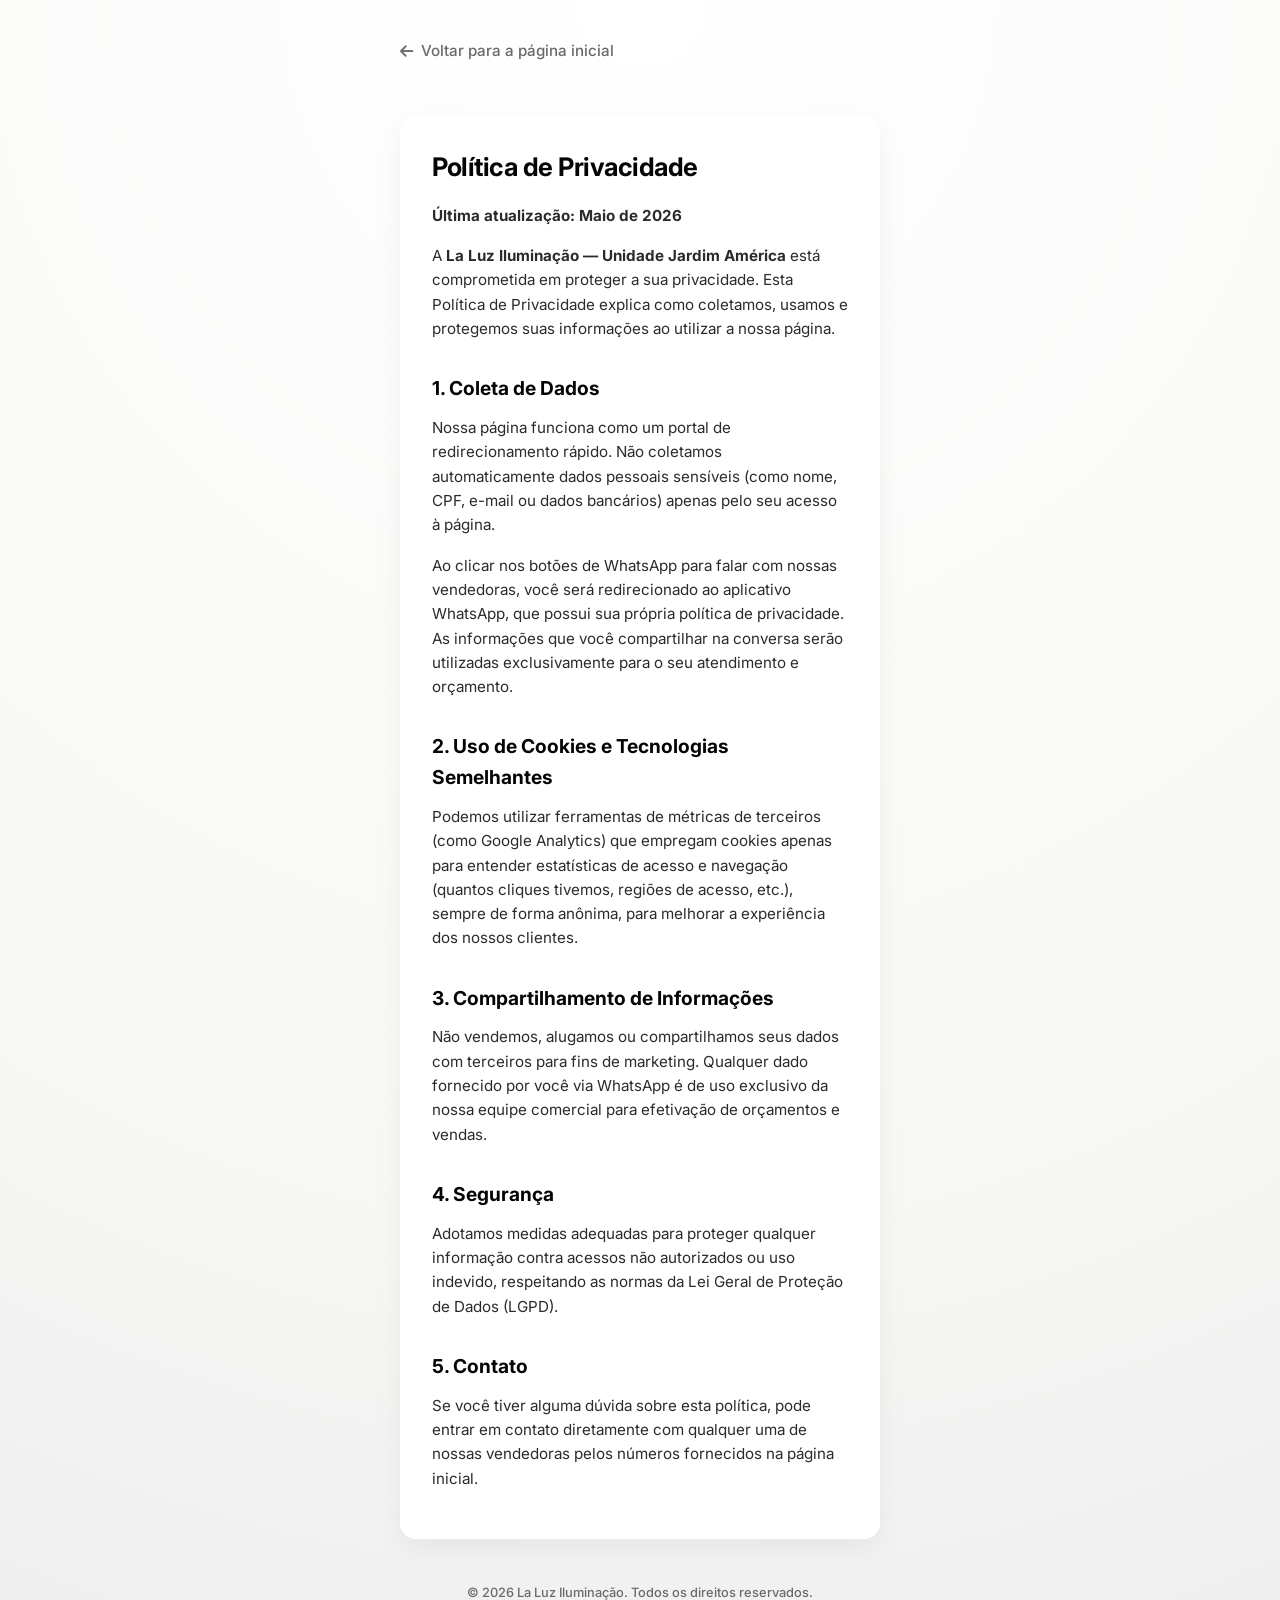
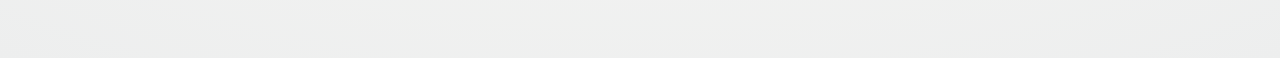
<file: privacidade.html>
﻿<!DOCTYPE html>
<html lang="pt-BR">
<head>
    <meta charset="UTF-8">
    <meta name="viewport" content="width=device-width, initial-scale=1.0">
    <title>Política de Privacidade | La Luz Iluminação</title>
    
    <!-- Google Fonts -->
    <link rel="preconnect" href="https://fonts.googleapis.com">
    <link rel="preconnect" href="https://fonts.gstatic.com" crossorigin>
    <link href="https://fonts.googleapis.com/css2?family=Inter:wght@300;400;500;600;700&display=swap" rel="stylesheet">
    
    <!-- FontAwesome Icons -->
    <link rel="stylesheet" href="https://cdnjs.cloudflare.com/ajax/libs/font-awesome/6.4.0/css/all.min.css">
    
    <link rel="stylesheet" href="style.css">
    <link rel="icon" type="image/x-icon" href="https://i.ibb.co/q3LNk8pt/La-luz-fundo-transparente-2.webp">
</head>
<body>

    <main class="container">
        
        <a href="./" class="back-btn"><i class="fas fa-arrow-left"></i> Voltar para a página inicial</a>

        <div class="legal-content">
            <h1>Política de Privacidade</h1>
            <p><strong>Última atualização: Maio de 2026</strong></p>

            <p>A <strong>La Luz Iluminação — Unidade Jardim América</strong> está comprometida em proteger a sua privacidade. Esta Política de Privacidade explica como coletamos, usamos e protegemos suas informações ao utilizar a nossa página.</p>

            <h2>1. Coleta de Dados</h2>
            <p>Nossa página funciona como um portal de redirecionamento rápido. Não coletamos automaticamente dados pessoais sensíveis (como nome, CPF, e-mail ou dados bancários) apenas pelo seu acesso à página.</p>
            <p>Ao clicar nos botões de WhatsApp para falar com nossas vendedoras, você será redirecionado ao aplicativo WhatsApp, que possui sua própria política de privacidade. As informações que você compartilhar na conversa serão utilizadas exclusivamente para o seu atendimento e orçamento.</p>

            <h2>2. Uso de Cookies e Tecnologias Semelhantes</h2>
            <p>Podemos utilizar ferramentas de métricas de terceiros (como Google Analytics) que empregam cookies apenas para entender estatísticas de acesso e navegação (quantos cliques tivemos, regiões de acesso, etc.), sempre de forma anônima, para melhorar a experiência dos nossos clientes.</p>

            <h2>3. Compartilhamento de Informações</h2>
            <p>Não vendemos, alugamos ou compartilhamos seus dados com terceiros para fins de marketing. Qualquer dado fornecido por você via WhatsApp é de uso exclusivo da nossa equipe comercial para efetivação de orçamentos e vendas.</p>

            <h2>4. Segurança</h2>
            <p>Adotamos medidas adequadas para proteger qualquer informação contra acessos não autorizados ou uso indevido, respeitando as normas da Lei Geral de Proteção de Dados (LGPD).</p>

            <h2>5. Contato</h2>
            <p>Se você tiver alguma dúvida sobre esta política, pode entrar em contato diretamente com qualquer uma de nossas vendedoras pelos números fornecidos na página inicial.</p>
        </div>

        <footer class="footer">
            &copy; 2026 La Luz Iluminação. Todos os direitos reservados.
        </footer>

    </main>

</body>
</html>
</file>
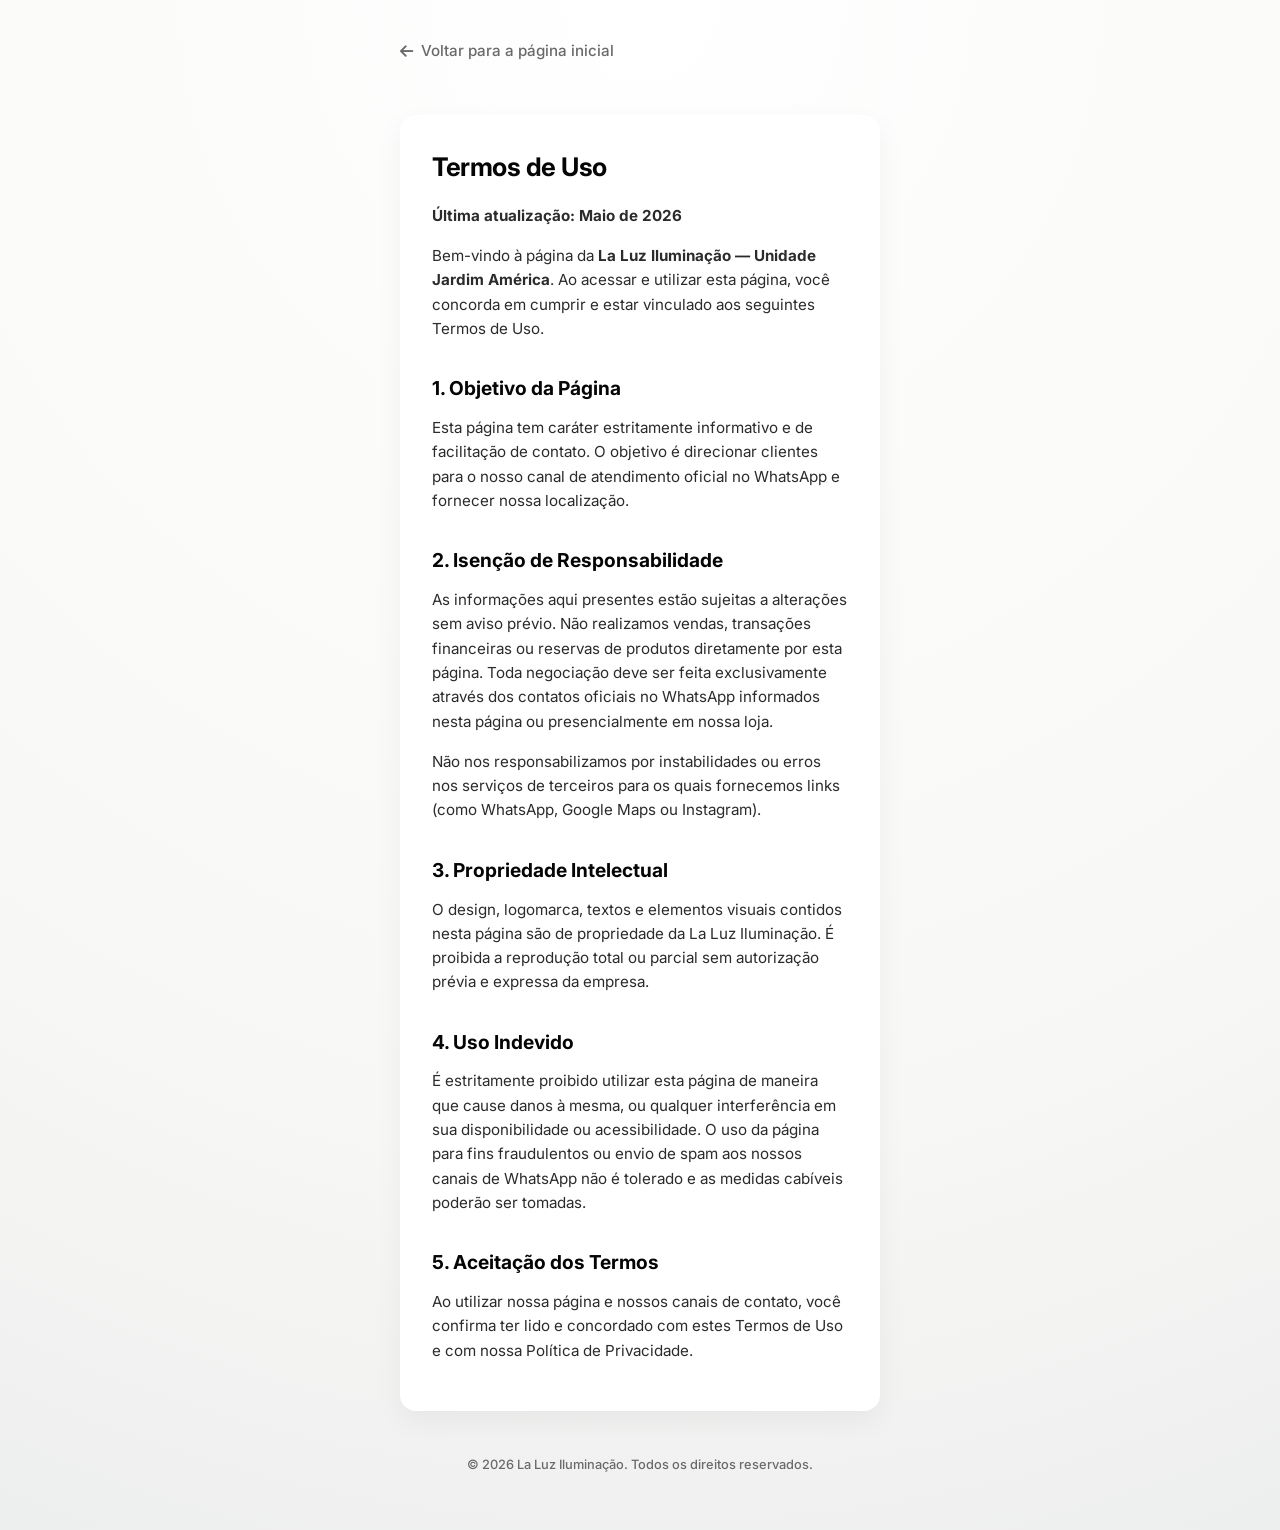
<file: termos.html>
﻿<!DOCTYPE html>
<html lang="pt-BR">
<head>
    <meta charset="UTF-8">
    <meta name="viewport" content="width=device-width, initial-scale=1.0">
    <title>Termos de Uso | La Luz Iluminação</title>
    
    <!-- Google Fonts -->
    <link rel="preconnect" href="https://fonts.googleapis.com">
    <link rel="preconnect" href="https://fonts.gstatic.com" crossorigin>
    <link href="https://fonts.googleapis.com/css2?family=Inter:wght@300;400;500;600;700&display=swap" rel="stylesheet">
    
    <!-- FontAwesome Icons -->
    <link rel="stylesheet" href="https://cdnjs.cloudflare.com/ajax/libs/font-awesome/6.4.0/css/all.min.css">
    
    <link rel="stylesheet" href="style.css">
    <link rel="icon" type="image/x-icon" href="https://i.ibb.co/q3LNk8pt/La-luz-fundo-transparente-2.webp">
</head>
<body>

    <main class="container">
        
        <a href="./" class="back-btn"><i class="fas fa-arrow-left"></i> Voltar para a página inicial</a>

        <div class="legal-content">
            <h1>Termos de Uso</h1>
            <p><strong>Última atualização: Maio de 2026</strong></p>

            <p>Bem-vindo à página da <strong>La Luz Iluminação — Unidade Jardim América</strong>. Ao acessar e utilizar esta página, você concorda em cumprir e estar vinculado aos seguintes Termos de Uso.</p>

            <h2>1. Objetivo da Página</h2>
            <p>Esta página tem caráter estritamente informativo e de facilitação de contato. O objetivo é direcionar clientes para o nosso canal de atendimento oficial no WhatsApp e fornecer nossa localização.</p>

            <h2>2. Isenção de Responsabilidade</h2>
            <p>As informações aqui presentes estão sujeitas a alterações sem aviso prévio. Não realizamos vendas, transações financeiras ou reservas de produtos diretamente por esta página. Toda negociação deve ser feita exclusivamente através dos contatos oficiais no WhatsApp informados nesta página ou presencialmente em nossa loja.</p>
            <p>Não nos responsabilizamos por instabilidades ou erros nos serviços de terceiros para os quais fornecemos links (como WhatsApp, Google Maps ou Instagram).</p>

            <h2>3. Propriedade Intelectual</h2>
            <p>O design, logomarca, textos e elementos visuais contidos nesta página são de propriedade da La Luz Iluminação. É proibida a reprodução total ou parcial sem autorização prévia e expressa da empresa.</p>

            <h2>4. Uso Indevido</h2>
            <p>É estritamente proibido utilizar esta página de maneira que cause danos à mesma, ou qualquer interferência em sua disponibilidade ou acessibilidade. O uso da página para fins fraudulentos ou envio de spam aos nossos canais de WhatsApp não é tolerado e as medidas cabíveis poderão ser tomadas.</p>

            <h2>5. Aceitação dos Termos</h2>
            <p>Ao utilizar nossa página e nossos canais de contato, você confirma ter lido e concordado com estes Termos de Uso e com nossa Política de Privacidade.</p>
        </div>

        <footer class="footer">
            &copy; 2026 La Luz Iluminação. Todos os direitos reservados.
        </footer>

    </main>

</body>
</html>
</file>
<file: style.css>
:root {
  --black: #050505;
  --dark-graphite: #2B2B2B;
  --mid-gray: #6A6A6A;
  --silver-gray: #DADADB;
  --light-gray: #EDEEEE;
  --white: #FFFFFF;
  --yellow-light: #F2C525;
  --whatsapp-green: #25D366;
  --whatsapp-dark: #128C7E;
  --bg-color: #F7F7F5;
}

* {
  margin: 0;
  padding: 0;
  box-sizing: border-box;
}

body {
  font-family: 'Inter', sans-serif;
  background-color: var(--bg-color);
  background: radial-gradient(circle at top center, #FFFFFF 0%, var(--bg-color) 70%, var(--light-gray) 100%);
  color: var(--black);
  min-height: 100vh;
  display: flex;
  justify-content: center;
  align-items: flex-start;
  padding: 2.5rem 1.5rem;
  line-height: 1.5;
  -webkit-font-smoothing: antialiased;
}

.container {
  width: 100%;
  max-width: 480px; /* Entre 430px e 520px */
  display: flex;
  flex-direction: column;
  gap: 1.75rem;
}

/* 1. TOPO */
.header {
  text-align: center;
  display: flex;
  flex-direction: column;
  align-items: center;
  margin-bottom: 0.5rem;
}

.logo-container {
  width: 145px;
  height: 145px;
  background: linear-gradient(135deg, var(--white) 0%, var(--light-gray) 50%, var(--silver-gray) 100%);
  border-radius: 50%;
  display: flex;
  justify-content: center;
  align-items: center;
  margin-bottom: 1.5rem;
  box-shadow: 0 12px 35px rgba(242, 197, 37, 0.35), inset 0 0 0 2px rgba(255, 255, 255, 0.8);
  padding: 1.25rem;
  animation: float 6s ease-in-out infinite;
}

.logo {
  width: 100%;
  height: auto;
  object-fit: contain;
}

.title {
  font-size: 1.6rem;
  font-weight: 700;
  color: var(--black);
  margin-bottom: 0.25rem;
  letter-spacing: -0.5px;
}

.subtitle {
  font-size: 1rem;
  font-weight: 500;
  color: var(--dark-graphite);
  margin-bottom: 1.2rem;
}

.support-text {
  font-size: 0.875rem;
  color: var(--mid-gray);
  display: flex;
  flex-direction: column;
  gap: 0.4rem;
}

/* 2. BLOCO DE CHAMADA */
.call-to-action {
  background-color: var(--white);
  border: 1px solid var(--silver-gray);
  border-left: 4px solid var(--yellow-light);
  border-radius: 14px;
  padding: 1.25rem 1.5rem;
  text-align: center;
  box-shadow: 0 6px 16px rgba(5, 5, 5, 0.04);
  font-weight: 500;
  color: var(--dark-graphite);
  font-size: 0.95rem;
  animation: fadeIn 0.8s ease-out;
}

/* 3. & 4. BOTÕES */
.links-group {
  display: flex;
  flex-direction: column;
  gap: 0.85rem;
}

.btn {
  display: flex;
  align-items: center;
  justify-content: space-between;
  width: 100%;
  padding: 1.15rem 1.4rem;
  border-radius: 14px;
  text-decoration: none;
  transition: all 0.3s ease;
  position: relative;
  overflow: hidden;
}

.btn:active {
  transform: scale(0.98);
}

.btn:hover {
  transform: translateY(-3px);
  box-shadow: 0 8px 20px rgba(5, 5, 5, 0.08);
}

.btn-content {
  display: flex;
  flex-direction: column;
  align-items: flex-start;
  gap: 0.2rem;
  flex-grow: 1;
}

.btn-title {
  font-weight: 600;
  font-size: 1.05rem;
}

.btn-subtitle {
  font-size: 0.75rem;
  color: rgba(255, 255, 255, 0.8);
  font-weight: 400;
}

.btn-icon {
  display: flex;
  align-items: center;
  justify-content: center;
  color: var(--yellow-light);
  font-size: 1.4rem;
  margin-left: 1rem;
  transition: transform 0.3s ease;
}

.btn:hover .btn-icon {
  transform: scale(1.1);
}

/* Primary Buttons (WhatsApp) */
.btn-primary {
  background-color: var(--white);
  color: var(--dark-graphite);
  border: 1px solid var(--silver-gray);
  border-left: 4px solid var(--yellow-light);
  box-shadow: 0 4px 12px rgba(5, 5, 5, 0.03);
}

.btn-primary:hover {
  background-color: #FAFAFA;
  box-shadow: 0 8px 20px rgba(5, 5, 5, 0.06);
  border-color: var(--silver-gray);
  border-left-color: var(--yellow-light);
}

.btn-primary .btn-icon {
  color: var(--whatsapp-green);
}

.btn-primary .btn-subtitle {
  color: var(--mid-gray);
}

/* Secondary Buttons */
.btn-secondary {
  background-color: var(--white);
  color: var(--black);
  border: 1px solid var(--silver-gray);
  box-shadow: 0 4px 12px rgba(5, 5, 5, 0.04);
}

.btn-secondary:hover {
  border-color: var(--yellow-light);
  background-color: #FAFAFA;
}

.btn-secondary .btn-subtitle {
  color: var(--mid-gray);
}

/* 5. CARD DE ENDEREÇO */
.address-card {
  background-color: var(--white);
  border-radius: 16px;
  padding: 1.75rem;
  text-align: center;
  box-shadow: 0 10px 28px rgba(5, 5, 5, 0.05);
  margin-top: 1rem;
  border-top: 4px solid var(--yellow-light);
}

.address-icon {
  color: var(--yellow-light);
  font-size: 1.6rem;
  margin-bottom: 1rem;
}

.address-text {
  font-size: 0.95rem;
  color: var(--dark-graphite);
  font-weight: 500;
  margin-bottom: 1.25rem;
  line-height: 1.6;
}

.address-support {
  font-size: 0.85rem;
  color: var(--mid-gray);
  line-height: 1.5;
}

/* 6. RODAPÉ */
.footer {
  text-align: center;
  margin-top: 1rem;
  padding-bottom: 1rem;
  font-size: 0.8rem;
  color: var(--mid-gray);
  font-weight: 500;
}

.footer-link {
  color: var(--mid-gray);
  text-decoration: none;
  transition: color 0.3s ease;
}

.footer-link:hover {
  color: var(--dark-graphite);
  text-decoration: underline;
}

/* Animações */
@keyframes fadeIn {
  from {
    opacity: 0;
    transform: translateY(15px);
  }
  to {
    opacity: 1;
    transform: translateY(0);
  }
}

@keyframes float {
  0% { transform: translateY(0px); }
  50% { transform: translateY(-8px); }
  100% { transform: translateY(0px); }
}

.links-group .btn {
  animation: fadeIn 0.6s ease-out backwards;
}

.links-group .btn:nth-child(1) { animation-delay: 0.1s; }
.links-group .btn:nth-child(2) { animation-delay: 0.2s; }
.links-group .btn:nth-child(3) { animation-delay: 0.3s; }

.secondary-group .btn:nth-child(1) { animation-delay: 0.4s; }
.secondary-group .btn:nth-child(2) { animation-delay: 0.5s; }
.secondary-group .btn:nth-child(3) { animation-delay: 0.6s; }
.secondary-group .btn:nth-child(4) { animation-delay: 0.7s; }

.address-card {
  animation: fadeIn 0.8s ease-out backwards;
  animation-delay: 0.8s;
}

.footer {
  animation: fadeIn 1s ease-out backwards;
  animation-delay: 1s;
}

/* Responsividade extra */
@media (max-width: 380px) {
  .logo-container {
    width: 110px;
    height: 110px;
  }
  
  .btn {
    padding: 1rem 1.15rem;
  }
  
  .title {
    font-size: 1.4rem;
  }
}

/* --- Páginas Legais --- */
.legal-content {
  background-color: var(--white);
  border-radius: 16px;
  padding: 2rem;
  box-shadow: 0 10px 28px rgba(5, 5, 5, 0.05);
  color: var(--dark-graphite);
  font-size: 0.95rem;
  line-height: 1.6;
  text-align: left;
  animation: fadeIn 0.8s ease-out;
}

.legal-content h1 {
  font-size: 1.6rem;
  color: var(--black);
  margin-bottom: 1rem;
  letter-spacing: -0.5px;
}

.legal-content h2 {
  font-size: 1.2rem;
  color: var(--black);
  margin-top: 2rem;
  margin-bottom: 0.75rem;
}

.legal-content p {
  margin-bottom: 1rem;
}

.back-btn {
  display: inline-flex;
  align-items: center;
  gap: 0.5rem;
  color: var(--mid-gray);
  text-decoration: none;
  font-size: 0.95rem;
  font-weight: 500;
  margin-bottom: 1.5rem;
  transition: color 0.3s ease;
  align-self: flex-start;
  animation: fadeIn 0.5s ease-out backwards;
}

.back-btn:hover {
  color: var(--black);
}
</file>
